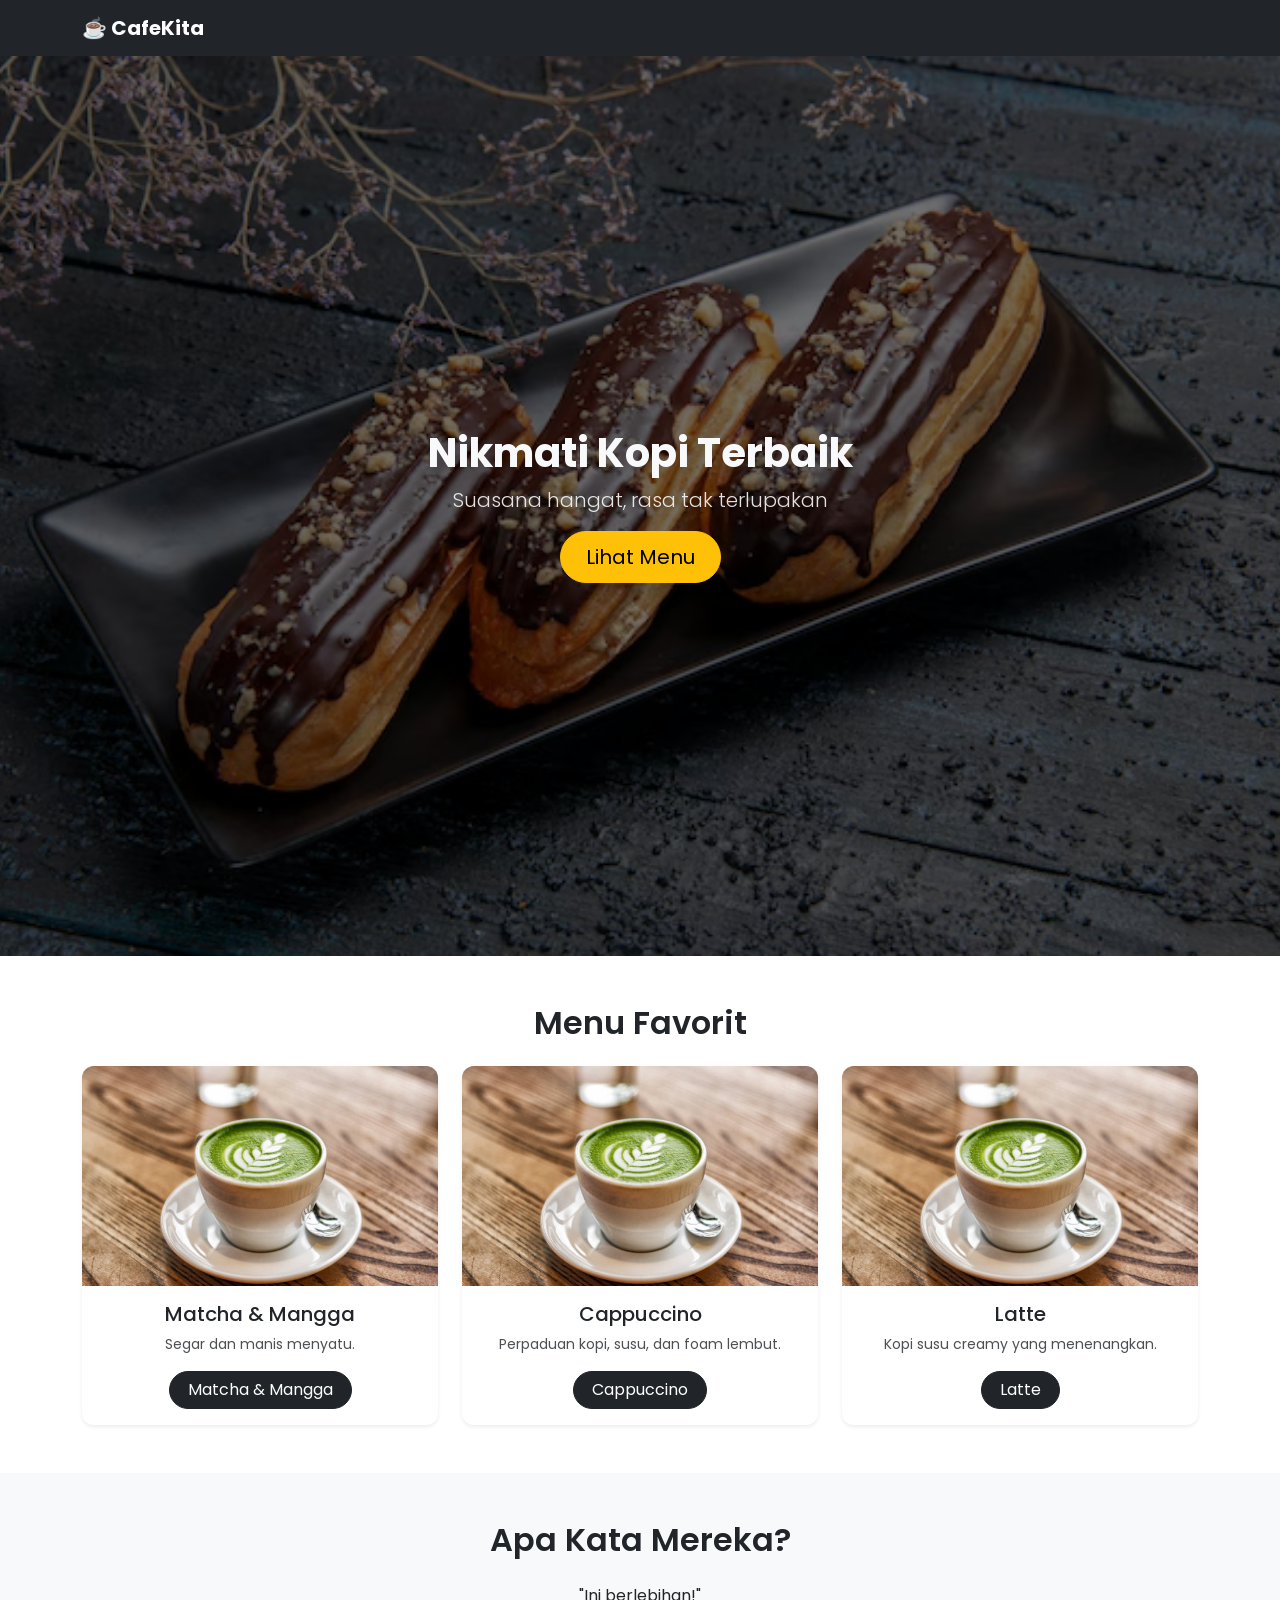
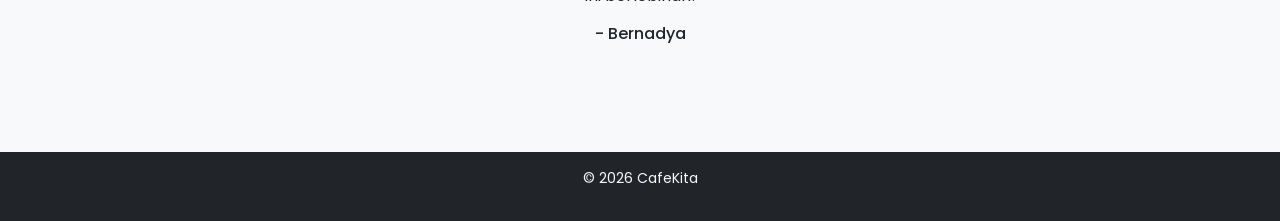
<file: index.html>
<!DOCTYPE html>
<html lang="id">
<head>
    <meta charset="UTF-8">
    <meta name="viewport" content="width=device-width, initial-scale=1.0">
    <title>CafeKita</title>

    <!-- Bootstrap (JANGAN DIUBAH) -->
    <link href="https://cdn.jsdelivr.net/npm/bootstrap@5.3.8/dist/css/bootstrap.min.css" rel="stylesheet" integrity="sha384-sRIl4kxILFvY47J16cr9ZwB07vP4J8+LH7qKQnuqkuIAvNWLzeN8tE5YBujZqJLB" crossorigin="anonymous">

    <!-- Font -->
    <link href="https://fonts.googleapis.com/css2?family=Poppins:wght@300;500;700&display=swap" rel="stylesheet">

    <!-- CSS -->
    <link rel="stylesheet" href="style.css">
</head>
<body>

<!-- NAVBAR -->
<nav class="navbar navbar-dark bg-dark fixed-top">
    <div class="container">
        <span class="navbar-brand fw-bold">☕ CafeKita</span>
    </div>
</nav>

<!-- HERO -->
<section class="hero d-flex align-items-center text-center text-light">
    <div class="container">
        <h1 class="fw-bold">Nikmati Kopi Terbaik</h1>
        <p class="lead">Suasana hangat, rasa tak terlupakan</p>
        <a href="#menu" class="btn btn-warning btn-lg">Lihat Menu</a>
    </div>
</section>

<!-- MENU -->
<section id="menu" class="container py-5">
    <h2 class="text-center mb-4">Menu Favorit</h2>

    <div id="menu-list" class="row g-4"></div>
</section>

<!-- REVIEW -->
<section class="bg-light py-5">
    <div class="container text-center">
        <h2 class="mb-4">Apa Kata Mereka?</h2>

        <div id="carouselExample" class="carousel slide" data-bs-ride="carousel">
            <div class="carousel-inner">

                <div class="carousel-item active">
                    <p>"Ini berlebihan!"</p>
                    <h6>- Bernadya</h6>
                </div>

                <div class="carousel-item">
                    <p>"Aku isi bensin kita ke sini lagi 😍"</p>
                    <h6>- Feast</h6>
                </div>

                <div class="carousel-item">
                    <p>"Udah 33x kesini 😍"</p>
                    <h6>- Perunggu</h6>
                </div>

            </div>
        </div>
    </div>
</section>

<!-- FOOTER -->
<footer class="text-center p-3 bg-dark text-light">
    <p>© 2026 CafeKita</p>
</footer>

<!-- Bootstrap JS (JANGAN DIUBAH) -->
<script src="https://cdn.jsdelivr.net/npm/bootstrap@5.3.8/dist/js/bootstrap.bundle.min.js" integrity="sha384-FKyoEForCGlyvwx9Hj09JcYn3nv7wiPVlz7YYwJrWVcXK/BmnVDxM+D2scQbITxI" crossorigin="anonymous"></script>

<!-- JS -->
<script src="scripts.js"></script>
</body>
</html>
</file>
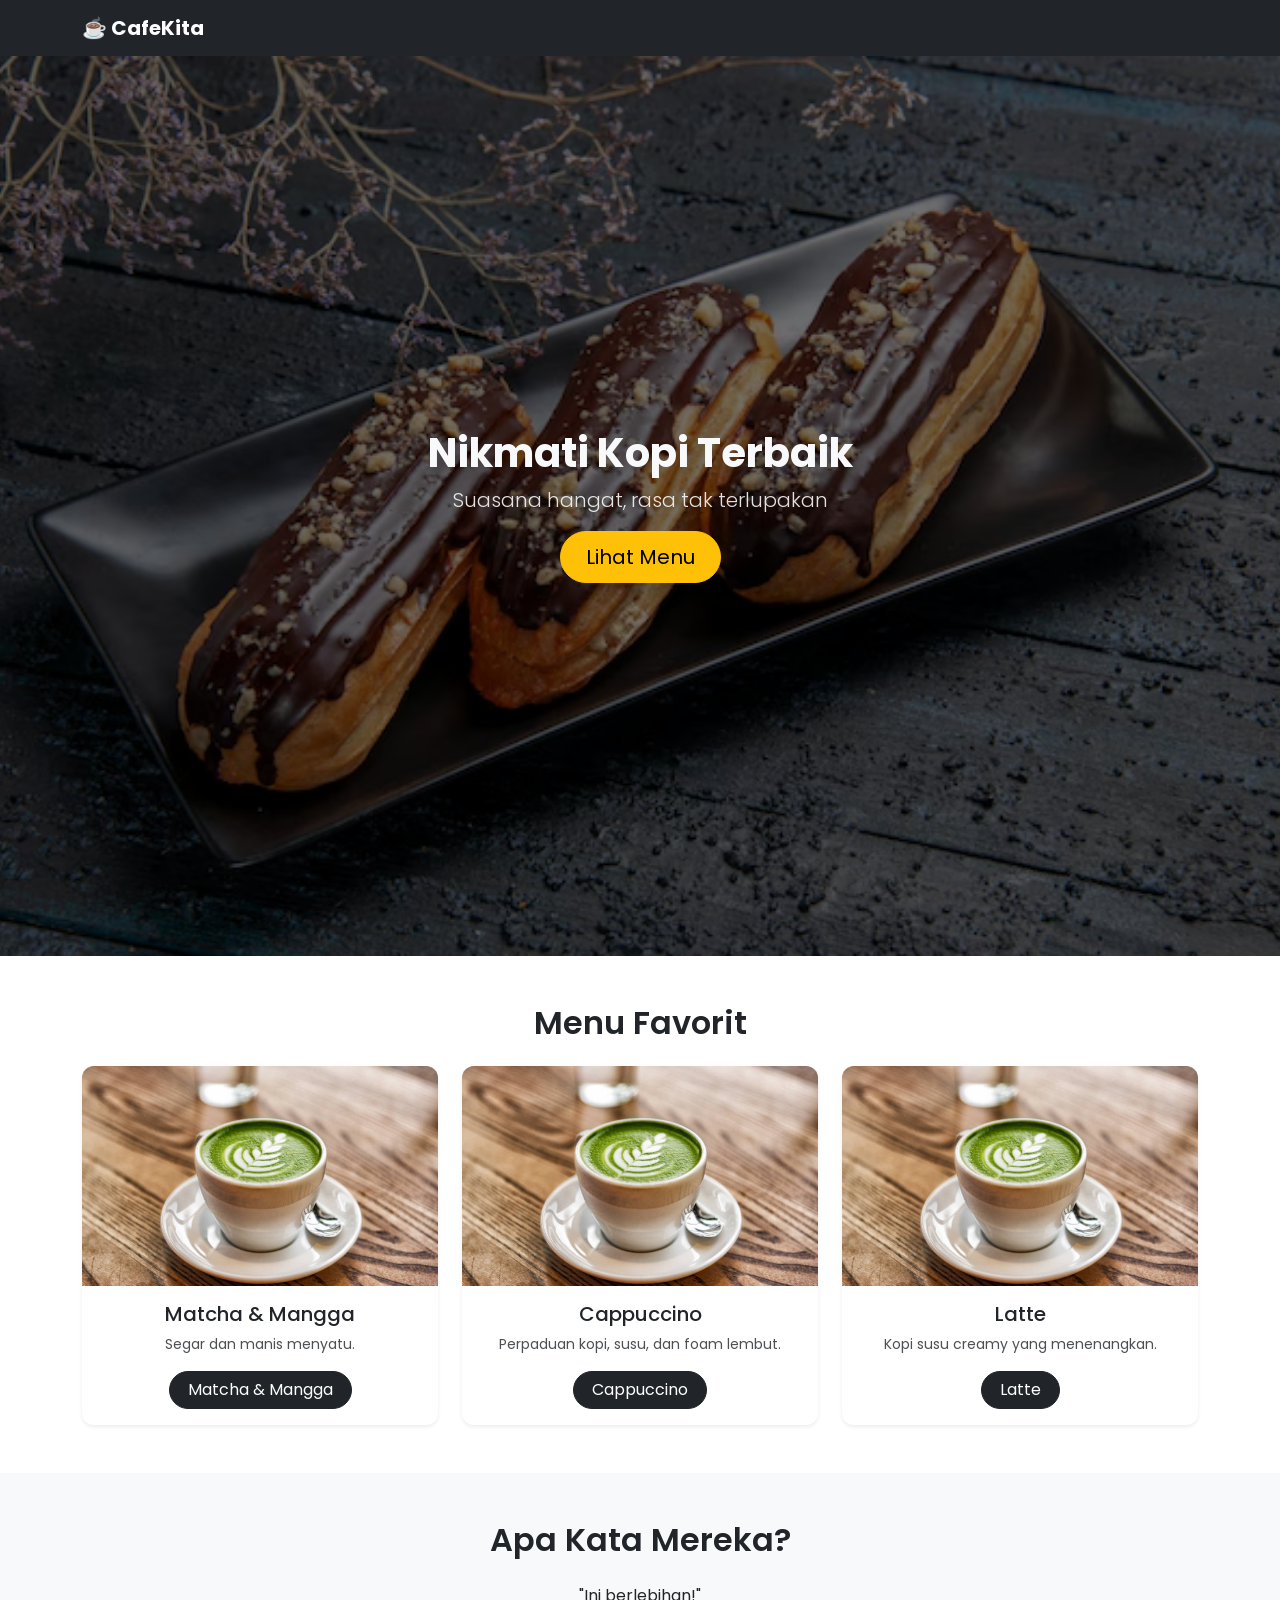
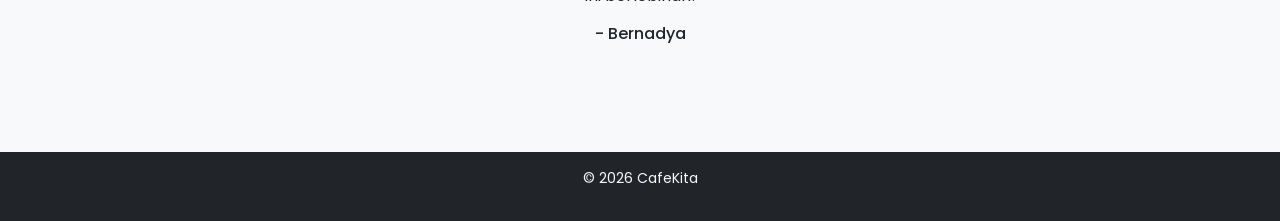
<file: tugas-bootstrap-1082.html>
<!DOCTYPE html>
<html lang="id">
<head>
    <meta charset="UTF-8">
    <meta name="viewport" content="width=device-width, initial-scale=1.0">
    <title>CafeKita</title>

    <!-- Bootstrap (JANGAN DIUBAH) -->
    <link href="https://cdn.jsdelivr.net/npm/bootstrap@5.3.8/dist/css/bootstrap.min.css" rel="stylesheet" integrity="sha384-sRIl4kxILFvY47J16cr9ZwB07vP4J8+LH7qKQnuqkuIAvNWLzeN8tE5YBujZqJLB" crossorigin="anonymous">

    <!-- Font -->
    <link href="https://fonts.googleapis.com/css2?family=Poppins:wght@300;500;700&display=swap" rel="stylesheet">

    <!-- CSS -->
    <link rel="stylesheet" href="style.css">
</head>
<body>

<!-- NAVBAR -->
<nav class="navbar navbar-dark bg-dark fixed-top">
    <div class="container">
        <span class="navbar-brand fw-bold">☕ CafeKita</span>
    </div>
</nav>

<!-- HERO -->
<section class="hero d-flex align-items-center text-center text-light">
    <div class="container">
        <h1 class="fw-bold">Nikmati Kopi Terbaik</h1>
        <p class="lead">Suasana hangat, rasa tak terlupakan</p>
        <a href="#menu" class="btn btn-warning btn-lg">Lihat Menu</a>
    </div>
</section>

<!-- MENU -->
<section id="menu" class="container py-5">
    <h2 class="text-center mb-4">Menu Favorit</h2>

    <div id="menu-list" class="row g-4"></div>
</section>

<!-- REVIEW -->
<section class="bg-light py-5">
    <div class="container text-center">
        <h2 class="mb-4">Apa Kata Mereka?</h2>

        <div id="carouselExample" class="carousel slide" data-bs-ride="carousel">
            <div class="carousel-inner">

                <div class="carousel-item active">
                    <p>"Ini berlebihan!"</p>
                    <h6>- Bernadya</h6>
                </div>

                <div class="carousel-item">
                    <p>"Aku isi bensin kita ke sini lagi 😍"</p>
                    <h6>- Feast</h6>
                </div>

                <div class="carousel-item">
                    <p>"Udah 33x kesini 😍"</p>
                    <h6>- Perunggu</h6>
                </div>

            </div>
        </div>
    </div>
</section>

<!-- FOOTER -->
<footer class="text-center p-3 bg-dark text-light">
    <p>© 2026 CafeKita</p>
</footer>

<!-- Bootstrap JS (JANGAN DIUBAH) -->
<script src="https://cdn.jsdelivr.net/npm/bootstrap@5.3.8/dist/js/bootstrap.bundle.min.js" integrity="sha384-FKyoEForCGlyvwx9Hj09JcYn3nv7wiPVlz7YYwJrWVcXK/BmnVDxM+D2scQbITxI" crossorigin="anonymous"></script>

<!-- JS -->
<script src="scripts.js"></script>
</body>
</html>
</file>
<file: style.css>
html, body {
    margin: 0;
    padding: 0;
    overflow-x: hidden;
    font-family: 'Poppins', sans-serif;
}

/* biar hero ga ketiban navbar */
body {
    padding-top: 56px;
}

/* NAVBAR */
.navbar {
    background: rgba(0, 0, 0, 0.85);
}

/* HERO */
.hero {
    height: 100vh;
    background: url('bgz.png') center/cover no-repeat;
    position: relative;
    margin: 0;
}

/* overlay gelap biar teks kebaca */
.hero::before {
    content: "";
    position: absolute;
    inset: 0;
    background: rgba(0,0,0,0.55);
}

.hero .container {
    position: relative;
    z-index: 1;
}

/* TITLE HERO */
.hero h1 {
    font-weight: 700;
}

.hero p {
    opacity: 0.9;
}

/* BUTTON HERO */
.hero .btn {
    border-radius: 30px;
    padding: 10px 25px;
}

/* SECTION TITLE */
h2 {
    font-weight: 600;
}

/* CARD MENU */
.card {
    border: none;
    border-radius: 12px;
    overflow: hidden;
    transition: 0.3s ease;
}

.card:hover {
    transform: translateY(-6px);
    box-shadow: 0 10px 25px rgba(0,0,0,0.15);
}

/* GAMBAR CARD */
.card-img-top {
    height: 220px;
    object-fit: cover;
}

/* TEXT */
.card-body p {
    font-size: 14px;
    opacity: 0.8;
}

/* BUTTON PESAN */
.btn-dark {
    border-radius: 20px;
    padding: 6px 18px;
}

/* CAROUSEL REVIEW */
.carousel-item {
    min-height: 120px;
}

/* FOOTER */
footer {
    font-size: 14px;
}
</file>
